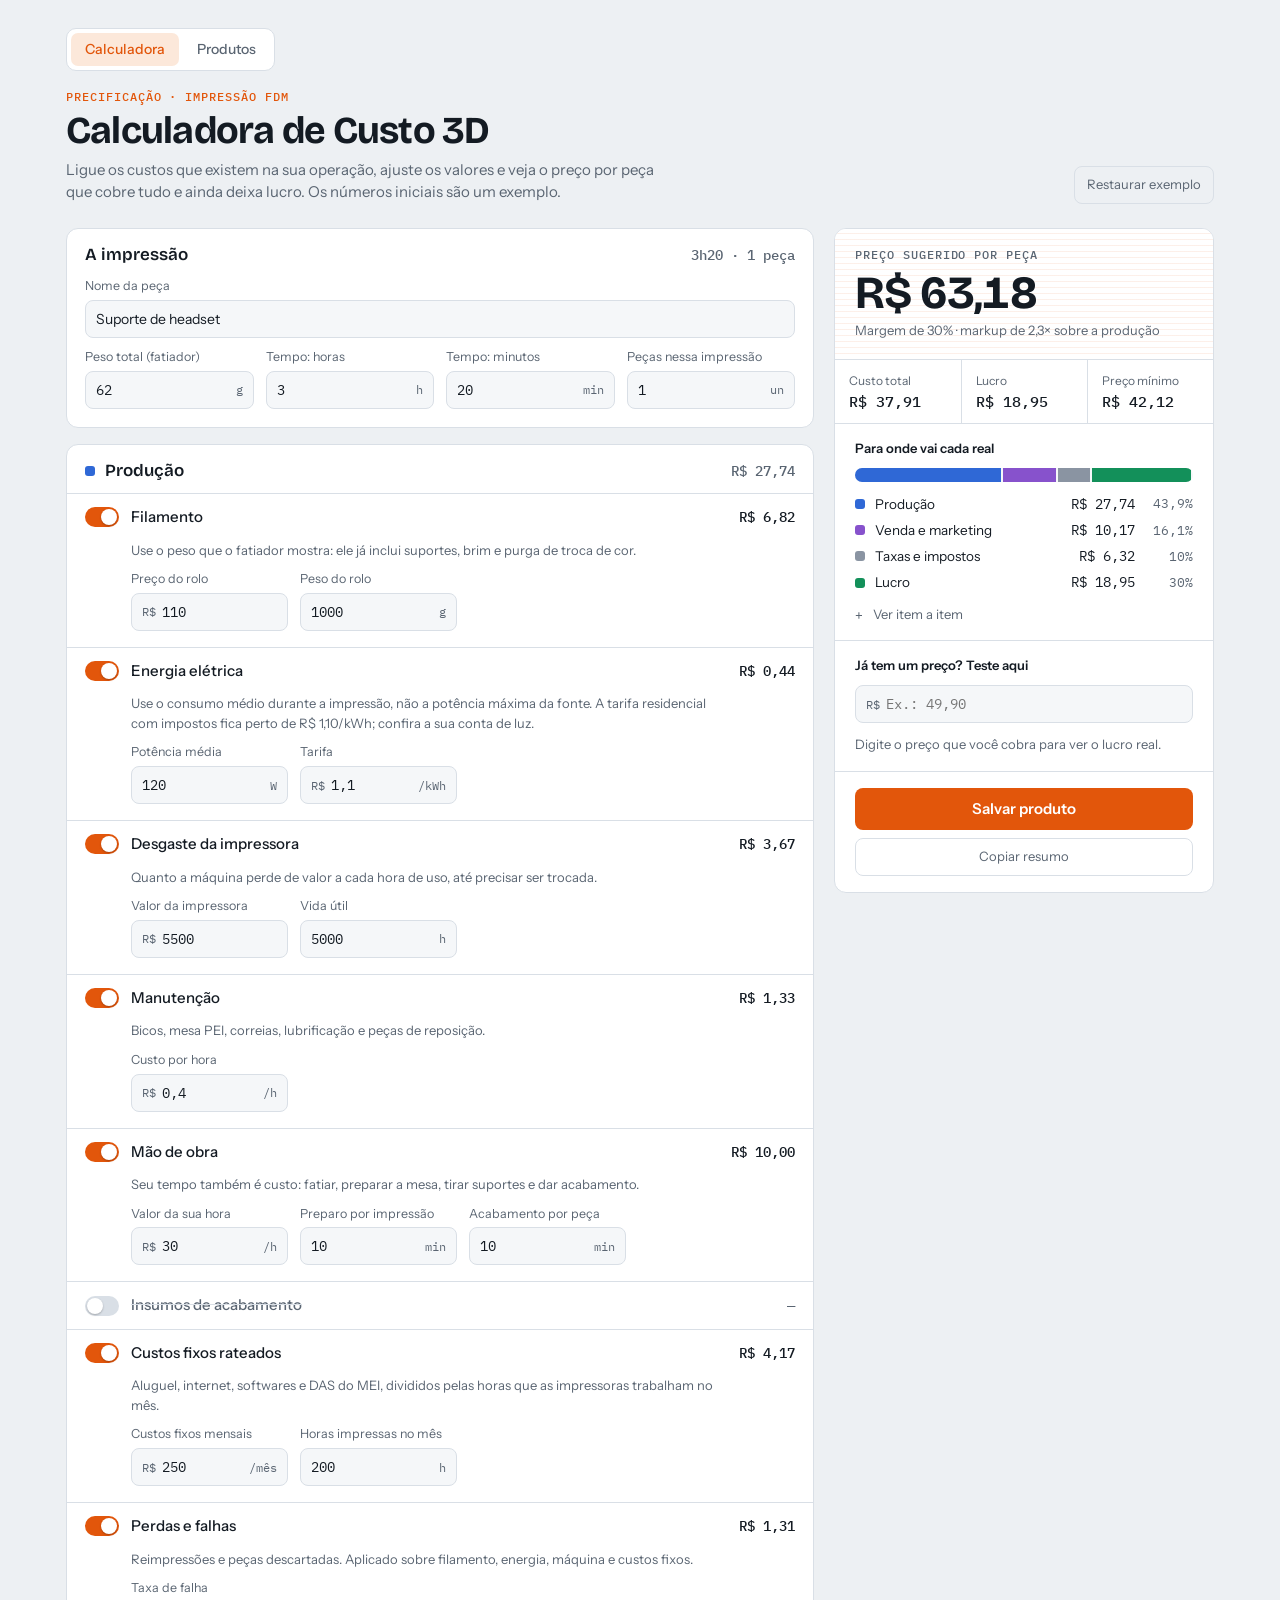
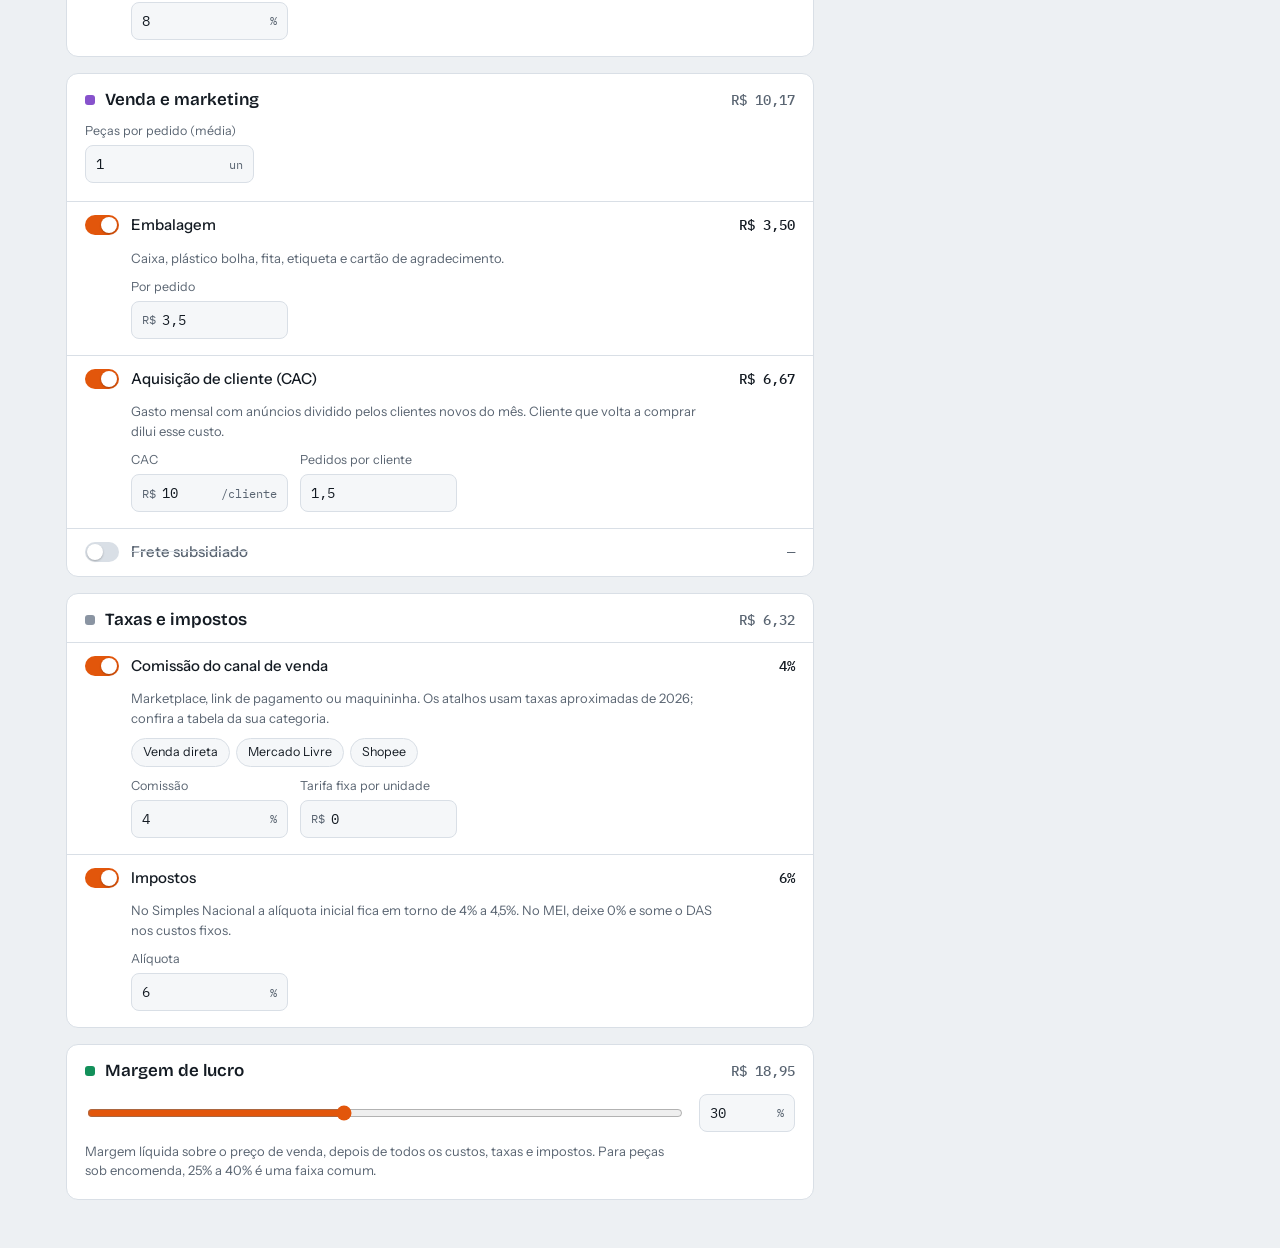
<file: index.html>
<!doctype html>
<html lang="pt-BR">
<head>
<meta charset="utf-8">
<meta name="viewport" content="width=device-width, initial-scale=1, viewport-fit=cover">
<meta name="description" content="Calcule o custo, o preço sugerido e o lucro de peças impressas em 3D.">
<title>Calculadora de Custo 3D</title>
<link rel="preconnect" href="https://fonts.googleapis.com">
<link rel="preconnect" href="https://fonts.gstatic.com" crossorigin>
<link rel="stylesheet" href="https://fonts.googleapis.com/css2?family=Bricolage+Grotesque:opsz,wght@12..96,600;12..96,700&family=IBM+Plex+Mono:wght@400;500&family=Instrument+Sans:wght@400;500;600&display=swap">
<link rel="stylesheet" href="app.css">
</head>
<body>

<div class="wrap">
  <nav class="nav" aria-label="Páginas">
    <a href="./" aria-current="page">Calculadora</a>
    <a href="produtos.html">Produtos <span class="nav-count" id="nav-count" hidden></span></a>
  </nav>
  <header class="top">
    <div>
      <p class="eyebrow">Precificação · Impressão FDM</p>
      <h1>Calculadora de Custo 3D</h1>
      <p class="lede">Ligue os custos que existem na sua operação, ajuste os valores e veja o preço por peça que cobre tudo e ainda deixa lucro. Os números iniciais são um exemplo.</p>
    </div>
    <button class="ghost" id="reset" type="button">Restaurar exemplo</button>
  </header>

  <div class="editing" id="editing" hidden>
    <span>Editando <b id="editing-label"></b></span>
    <a id="editing-link" href="produtos.html">Ver ficha do produto</a>
    <button class="ghost" id="new-calc" type="button">Novo cálculo</button>
  </div>

  <div class="grid">
    <div class="col" id="inputs">
      <section class="block" aria-labelledby="h-peca">
        <div class="block-head"><h2 id="h-peca">A impressão</h2><span class="subtotal" id="job-info"></span></div>
        <div class="block-pad">
          <div class="fields">
            <label class="field wide"><span>Nome da peça</span><span class="input"><input id="nome" type="text" value="Suporte de headset" autocomplete="off"></span></label>
            <label class="field"><span>Peso total (fatiador)</span><span class="input"><input id="peso" inputmode="decimal" value="62"><span class="u">g</span></span></label>
            <label class="field"><span>Tempo: horas</span><span class="input"><input id="horas" inputmode="decimal" value="3"><span class="u">h</span></span></label>
            <label class="field"><span>Tempo: minutos</span><span class="input"><input id="minutos" inputmode="decimal" value="20"><span class="u">min</span></span></label>
            <label class="field"><span>Peças nessa impressão</span><span class="input"><input id="pecas" inputmode="numeric" value="1"><span class="u">un</span></span></label>
          </div>
        </div>
      </section>

      <section class="block" aria-labelledby="h-prod">
        <div class="block-head"><h2 id="h-prod"><span class="dot" style="background:var(--c-prod)"></span>Produção</h2><span class="subtotal" id="sub-prod"></span></div>
        <div class="items" id="items-prod"></div>
      </section>

      <section class="block" aria-labelledby="h-venda">
        <div class="block-head"><h2 id="h-venda"><span class="dot" style="background:var(--c-venda)"></span>Venda e marketing</h2><span class="subtotal" id="sub-venda"></span></div>
        <div class="block-pad">
          <div class="fields">
            <label class="field"><span>Peças por pedido (média)</span><span class="input"><input id="ppp" inputmode="decimal" value="1"><span class="u">un</span></span></label>
          </div>
        </div>
        <div class="items" id="items-venda"></div>
      </section>

      <section class="block" aria-labelledby="h-tax">
        <div class="block-head"><h2 id="h-tax"><span class="dot" style="background:var(--c-tax)"></span>Taxas e impostos</h2><span class="subtotal" id="sub-tax"></span></div>
        <div class="items" id="items-tax"></div>
      </section>

      <section class="block" aria-labelledby="h-margem">
        <div class="block-head"><h2 id="h-margem"><span class="dot" style="background:var(--c-lucro)"></span>Margem de lucro</h2><span class="subtotal" id="sub-lucro"></span></div>
        <div class="block-pad" style="display:grid;gap:10px">
          <div class="margin-row">
            <input type="range" id="margem-r" min="0" max="70" step="1" value="30" aria-label="Margem de lucro">
            <span class="input"><input id="margem" inputmode="decimal" value="30" aria-label="Margem em porcentagem"><span class="u">%</span></span>
          </div>
          <p class="hint">Margem líquida sobre o preço de venda, depois de todos os custos, taxas e impostos. Para peças sob encomenda, 25% a 40% é uma faixa comum.</p>
        </div>
      </section>
    </div>

    <aside class="summary" id="summary" aria-label="Resultado">
      <div class="ticket">
        <div class="price">
          <div class="price-label">Preço sugerido por peça</div>
          <div class="price-value" id="o-preco">—</div>
          <div class="price-sub" id="o-preco-sub"></div>
        </div>
        <div class="kpis">
          <div class="kpi"><span>Custo total</span><b id="o-custo">—</b></div>
          <div class="kpi"><span>Lucro</span><b id="o-lucro">—</b></div>
          <div class="kpi"><span>Preço mínimo</span><b id="o-min">—</b></div>
        </div>
        <div class="sec">
          <p class="alert" id="o-alert" hidden></p>
          <p class="sec-title">Para onde vai cada real</p>
          <div class="bar" id="o-bar" aria-hidden="true">
            <i style="background:var(--c-prod)"></i><i style="background:var(--c-venda)"></i><i style="background:var(--c-tax)"></i><i style="background:var(--c-lucro)"></i>
          </div>
          <ul class="legend" id="o-legend"></ul>
          <details>
            <summary>Ver item a item</summary>
            <table class="lines"><tbody id="o-lines"></tbody></table>
          </details>
        </div>
        <div class="sec">
          <p class="sec-title">Já tem um preço? Teste aqui</p>
          <label class="field"><span class="input"><span class="u">R$</span><input id="sim" inputmode="decimal" placeholder="Ex.: 49,90" aria-label="Seu preço de venda"></span></label>
          <div class="sim-out" id="o-sim"><span class="hint">Digite o preço que você cobra para ver o lucro real.</span></div>
        </div>
        <div class="sec stack">
          <button class="primary" id="save" type="button">Salvar produto</button>
          <button class="ghost" id="copy" type="button">Copiar resumo</button>
          <textarea id="copy-fallback" hidden readonly aria-label="Resumo para copiar"></textarea>
        </div>
      </div>
    </aside>
  </div>
</div>

<div class="mbar" aria-hidden="false">
  <div><small>Preço sugerido</small><b id="m-preco">—</b></div>
  <div style="text-align:right"><small>Custo total</small><span class="mono" id="m-custo">—</span></div>
  <button class="ghost" type="button" id="m-go">Detalhes</button>
</div>

<script src="store.js"></script>
<script>
const ITEMS = [
  { sec: 'prod', id: 'fil', name: 'Filamento', on: true,
    hint: 'Use o peso que o fatiador mostra: ele já inclui suportes, brim e purga de troca de cor.',
    fields: [['preco', 'Preço do rolo', 'R$', '', 110], ['rolo', 'Peso do rolo', '', 'g', 1000]] },
  { sec: 'prod', id: 'ene', name: 'Energia elétrica', on: true,
    hint: 'Use o consumo médio durante a impressão, não a potência máxima da fonte. A tarifa residencial com impostos fica perto de R$ 1,10/kWh; confira a sua conta de luz.',
    fields: [['w', 'Potência média', '', 'W', 120], ['tarifa', 'Tarifa', 'R$', '/kWh', 1.10]] },
  { sec: 'prod', id: 'dep', name: 'Desgaste da impressora', on: true,
    hint: 'Quanto a máquina perde de valor a cada hora de uso, até precisar ser trocada.',
    fields: [['valor', 'Valor da impressora', 'R$', '', 5500], ['vida', 'Vida útil', '', 'h', 5000]] },
  { sec: 'prod', id: 'man', name: 'Manutenção', on: true,
    hint: 'Bicos, mesa PEI, correias, lubrificação e peças de reposição.',
    fields: [['hora', 'Custo por hora', 'R$', '/h', 0.40]] },
  { sec: 'prod', id: 'mo', name: 'Mão de obra', on: true,
    hint: 'Seu tempo também é custo: fatiar, preparar a mesa, tirar suportes e dar acabamento.',
    fields: [['hora', 'Valor da sua hora', 'R$', '/h', 30], ['prep', 'Preparo por impressão', '', 'min', 10], ['pos', 'Acabamento por peça', '', 'min', 10]] },
  { sec: 'prod', id: 'ins', name: 'Insumos de acabamento', on: false,
    hint: 'Tinta, primer, lixa, ímãs, parafusos, insertos e cola.',
    fields: [['peca', 'Por peça', 'R$', '', 1.50]] },
  { sec: 'prod', id: 'fix', name: 'Custos fixos rateados', on: true,
    hint: 'Aluguel, internet, softwares e DAS do MEI, divididos pelas horas que as impressoras trabalham no mês.',
    fields: [['mes', 'Custos fixos mensais', 'R$', '/mês', 250], ['horas', 'Horas impressas no mês', '', 'h', 200]] },
  { sec: 'prod', id: 'per', name: 'Perdas e falhas', on: true,
    hint: 'Reimpressões e peças descartadas. Aplicado sobre filamento, energia, máquina e custos fixos.',
    fields: [['taxa', 'Taxa de falha', '', '%', 8]] },
  { sec: 'venda', id: 'emb', name: 'Embalagem', on: true,
    hint: 'Caixa, plástico bolha, fita, etiqueta e cartão de agradecimento.',
    fields: [['pedido', 'Por pedido', 'R$', '', 3.50]] },
  { sec: 'venda', id: 'cac', name: 'Aquisição de cliente (CAC)', on: true,
    hint: 'Gasto mensal com anúncios dividido pelos clientes novos do mês. Cliente que volta a comprar dilui esse custo.',
    fields: [['cliente', 'CAC', 'R$', '/cliente', 10], ['pedidos', 'Pedidos por cliente', '', '', 1.5]] },
  { sec: 'venda', id: 'fre', name: 'Frete subsidiado', on: false,
    hint: 'A parte do frete que sai do seu bolso para oferecer frete grátis ou mais barato.',
    fields: [['pedido', 'Por pedido', 'R$', '', 15]] },
  { sec: 'tax', id: 'can', name: 'Comissão do canal de venda', on: true,
    hint: 'Marketplace, link de pagamento ou maquininha. Os atalhos usam taxas aproximadas de 2026; confira a tabela da sua categoria.',
    presets: [['Venda direta', 4, 0], ['Mercado Livre', 13, 6.5], ['Shopee', 14, 4]],
    fields: [['pct', 'Comissão', '', '%', 4], ['fixa', 'Tarifa fixa por unidade', 'R$', '', 0]] },
  { sec: 'tax', id: 'imp', name: 'Impostos', on: true,
    hint: 'No Simples Nacional a alíquota inicial fica em torno de 4% a 4,5%. No MEI, deixe 0% e some o DAS nos custos fixos.',
    fields: [['pct', 'Alíquota', '', '%', 6]] },
];

const $ = id => document.getElementById(id);
const brl = new Intl.NumberFormat('pt-BR', { style: 'currency', currency: 'BRL' });
const pctF = new Intl.NumberFormat('pt-BR', { maximumFractionDigits: 1 });
const money = v => brl.format(isFinite(v) ? v : 0);
const toInput = v => String(v).replace('.', ',');
function num(s) {
  s = String(s ?? '').trim().replace(/\s|R\$|%/g, '');
  if (s.includes(',')) s = s.replace(/\./g, '').replace(',', '.');
  else if (/^\d{1,3}(\.\d{3})+$/.test(s)) s = s.replace(/\./g, '');
  const n = parseFloat(s);
  return isFinite(n) && n > 0 ? n : 0;
}
const v = id => num($(id).value);
const on = id => $('on-' + id).checked;

// Monta os itens de custo
for (const it of ITEMS) {
  const el = document.createElement('div');
  el.className = 'item';
  el.id = 'item-' + it.id;
  const fields = it.fields.map(([k, label, pre, suf, val]) => `
    <label class="field"><span>${label}</span><span class="input">${pre ? `<span class="u">${pre}</span>` : ''}<input id="${it.id}-${k}" inputmode="decimal" value="${toInput(val)}">${suf ? `<span class="u">${suf}</span>` : ''}</span></label>`).join('');
  const chips = it.presets ? `<div class="chips">${it.presets.map(([n, p, f]) =>
    `<button type="button" class="chip" data-pct="${p}" data-fixa="${f}">${n}</button>`).join('')}</div>` : '';
  el.innerHTML = `
    <label class="item-head"><input type="checkbox" class="switch" id="on-${it.id}" ${it.on ? 'checked' : ''}>
      <span class="item-name">${it.name}</span><span class="item-val" id="val-${it.id}">—</span></label>
    <div class="item-body"><p class="hint">${it.hint}</p>${chips}<div class="fields">${fields}</div></div>`;
  $('items-' + it.sec).appendChild(el);
}
document.querySelectorAll('.chip').forEach(b => b.addEventListener('click', () => {
  $('can-pct').value = toInput(b.dataset.pct);
  $('can-fixa').value = toInput(b.dataset.fixa);
  update();
}));

// Estado salvo neste navegador
const KEY = 'calc-custo-3d.v1';
const controls = [...document.querySelectorAll('#inputs input')];
const defaults = Object.fromEntries(controls.map(c => [c.id, c.type === 'checkbox' ? c.checked : c.value]));
function apply(state) {
  for (const c of controls) if (c.id in state) c.type === 'checkbox' ? (c.checked = state[c.id]) : (c.value = state[c.id]);
}
function save() {
  try { localStorage.setItem(KEY, JSON.stringify(Object.fromEntries(controls.map(c => [c.id, c.type === 'checkbox' ? c.checked : c.value])))); } catch (e) {}
}
try { const s = JSON.parse(localStorage.getItem(KEY) || 'null'); if (s) apply(s); } catch (e) {}

function calc() {
  const n = Math.max(1, Math.round(v('pecas')));
  const h = v('horas') + v('minutos') / 60;
  const ppp = Math.max(1, v('ppp'));
  const c = {};
  c.fil = on('fil') ? v('peso') / n * v('fil-preco') / Math.max(1, v('fil-rolo')) : 0;
  c.ene = on('ene') ? v('ene-w') / 1000 * h * v('ene-tarifa') / n : 0;
  c.dep = on('dep') ? v('dep-valor') / Math.max(1, v('dep-vida')) * h / n : 0;
  c.man = on('man') ? v('man-hora') * h / n : 0;
  c.mo  = on('mo')  ? v('mo-hora') * (v('mo-prep') / 60 / n + v('mo-pos') / 60) : 0;
  c.ins = on('ins') ? v('ins-peca') : 0;
  c.fix = on('fix') ? v('fix-mes') / Math.max(1, v('fix-horas')) * h / n : 0;
  c.per = on('per') ? Math.min(v('per-taxa'), 90) / 100 * (c.fil + c.ene + c.dep + c.man + c.fix) : 0;
  c.emb = on('emb') ? v('emb-pedido') / ppp : 0;
  c.cac = on('cac') ? v('cac-cliente') / Math.max(1, v('cac-pedidos')) / ppp : 0;
  c.fre = on('fre') ? v('fre-pedido') / ppp : 0;
  const canFixa = on('can') ? v('can-fixa') : 0;
  const canPct = on('can') ? v('can-pct') : 0;
  const impPct = on('imp') ? v('imp-pct') : 0;
  const margem = v('margem');

  const prod = c.fil + c.ene + c.dep + c.man + c.mo + c.ins + c.fix + c.per;
  const venda = c.emb + c.cac + c.fre;
  const custo = prod + venda + canFixa;           // custo antes dos percentuais
  const pctTax = canPct + impPct;
  const denom = 1 - (pctTax + margem) / 100;      // markup divisor
  const ok = denom > 0.05;
  const preco = ok ? custo / denom : NaN;
  const minDen = 1 - pctTax / 100;
  const minimo = minDen > 0.05 ? custo / minDen : NaN;
  const tax = ok ? canFixa + preco * pctTax / 100 : NaN;
  const lucro = ok ? preco * margem / 100 : NaN;
  return { n, h, c, prod, venda, custo, canFixa, canPct, impPct, pctTax, margem, ok, preco, minimo, tax, lucro };
}

function update() {
  $('margem-r').value = Math.min(70, v('margem'));
  const r = calc();
  const P = r.preco;

  for (const it of ITEMS) {
    $('item-' + it.id).classList.toggle('off', !on(it.id));
    let txt;
    if (!on(it.id)) txt = '—';
    else if (it.id === 'can') txt = `${pctF.format(r.canPct)}%${r.canFixa ? ' + ' + money(r.canFixa) : ''}`;
    else if (it.id === 'imp') txt = `${pctF.format(r.impPct)}%`;
    else txt = money(r.c[it.id]);
    $('val-' + it.id).textContent = txt;
  }

  const hh = Math.floor(r.h), mm = Math.round((r.h - hh) * 60);
  $('job-info').textContent = `${hh}h${String(mm).padStart(2, '0')} · ${r.n} ${r.n > 1 ? 'peças' : 'peça'}`;
  $('sub-prod').textContent = money(r.prod);
  $('sub-venda').textContent = money(r.venda);
  $('sub-tax').textContent = r.ok ? money(r.tax) : '—';
  $('sub-lucro').textContent = r.ok ? money(r.lucro) : '—';

  $('o-preco').textContent = r.ok ? money(P) : '—';
  $('o-preco-sub').textContent = r.ok
    ? `Margem de ${pctF.format(r.margem)}% · markup de ${pctF.format(P / Math.max(r.prod, 0.01))}× sobre a produção` + (r.n > 1 ? ` · lote de ${r.n}: ${money(P * r.n)}` : '')
    : 'Ajuste a margem para calcular';
  $('o-custo').textContent = money(r.custo);
  $('o-lucro').textContent = r.ok ? money(r.lucro) : '—';
  $('o-min').textContent = isFinite(r.minimo) ? money(r.minimo) : '—';
  $('m-preco').textContent = r.ok ? money(P) : '—';
  $('m-custo').textContent = money(r.custo);

  const alert = $('o-alert');
  alert.hidden = r.ok;
  if (!r.ok) alert.textContent = `Taxas, impostos e margem somam ${pctF.format(r.pctTax + r.margem)}% do preço. Reduza a margem ou as taxas para abaixo de 95%.`;

  const cats = [
    ['Produção', 'var(--c-prod)', r.prod],
    ['Venda e marketing', 'var(--c-venda)', r.venda],
    ['Taxas e impostos', 'var(--c-tax)', r.tax],
    ['Lucro', 'var(--c-lucro)', r.lucro],
  ];
  const bars = $('o-bar').children;
  cats.forEach(([, , val], i) => { bars[i].style.flex = `0 0 calc(${r.ok && P > 0 ? val / P * 100 : 0}% - 2px)`; });
  $('o-legend').innerHTML = cats.map(([name, col, val]) => `
    <li><span class="dot" style="background:${col}"></span><span>${name}</span>
    <span class="mono">${r.ok ? money(val) : '—'}</span><span class="mono pct">${r.ok && P > 0 ? pctF.format(val / P * 100) + '%' : ''}</span></li>`).join('');

  const rows = ITEMS.filter(it => on(it.id) && it.sec !== 'tax').map(it => [it.name, r.c[it.id]]);
  if (on('can')) rows.push([`Comissão (${pctF.format(r.canPct)}%${r.canFixa ? ' + fixa' : ''})`, r.ok ? r.canFixa + P * r.canPct / 100 : NaN]);
  if (on('imp')) rows.push([`Impostos (${pctF.format(r.impPct)}%)`, r.ok ? P * r.impPct / 100 : NaN]);
  rows.push(['Lucro', r.lucro]);
  $('o-lines').innerHTML = rows.map(([n, val]) => `<tr><td>${n}</td><td>${isFinite(val) ? money(val) : '—'}</td></tr>`).join('');

  simulate(r);
  save();
  return r;
}

function simulate(r = calc()) {
  const out = $('o-sim');
  const pu = v('sim');
  if (!pu) { out.innerHTML = '<span class="hint">Digite o preço que você cobra para ver o lucro real.</span>'; return; }
  const lucro = pu - r.custo - pu * r.pctTax / 100;
  const m = lucro / pu * 100;
  const [cls, label] = lucro <= 0 ? ['bad', 'Prejuízo'] : m < r.margem ? ['warn', 'Abaixo da meta'] : ['ok', 'Dentro da meta'];
  out.innerHTML = `<span class="status ${cls}">${label}</span><span>Lucro <b class="mono">${money(lucro)}</b> por peça · margem ${pctF.format(m)}%</span>`;
}

$('inputs').addEventListener('input', e => {
  if (e.target.id === 'margem-r') $('margem').value = e.target.value;
  update();
});
$('inputs').addEventListener('change', update);
$('sim').addEventListener('input', () => simulate());
$('reset').addEventListener('click', () => {
  apply(defaults);
  try { localStorage.removeItem(KEY); } catch (e) {}
  update();
});
$('m-go').addEventListener('click', () => $('summary').scrollIntoView({ behavior: 'smooth', block: 'start' }));

$('copy').addEventListener('click', () => {
  const r = calc();
  const lines = [
    `${$('nome').value || 'Peça'} (${Math.floor(r.h)}h${String(Math.round((r.h % 1) * 60)).padStart(2, '0')}, ${r.n} ${r.n > 1 ? 'peças' : 'peça'} por impressão)`,
    `Custo de produção: ${money(r.prod)}`,
    `Venda e marketing: ${money(r.venda)}`,
    `Custo total por peça: ${money(r.custo)}`,
    `Preço mínimo (lucro zero): ${isFinite(r.minimo) ? money(r.minimo) : '—'}`,
    `Preço sugerido: ${r.ok ? money(r.preco) : '—'} (margem ${pctF.format(r.margem)}%, lucro ${r.ok ? money(r.lucro) : '—'})`,
  ];
  const text = lines.join('\n');
  const btn = $('copy');
  const done = msg => { btn.textContent = msg; setTimeout(() => (btn.textContent = 'Copiar resumo'), 1800); };
  const fallback = () => { const t = $('copy-fallback'); t.value = text; t.hidden = false; t.select(); done('Selecione e copie o texto abaixo'); };
  try { navigator.clipboard.writeText(text).then(() => done('Resumo copiado'), fallback); } catch (e) { fallback(); }
});

// Salvar o cálculo como produto
const JOB = ['peso', 'horas', 'minutos', 'pecas', 'sim'];
let editing = null;
const snapshot = () => Object.fromEntries(controls.map(c => [c.id, c.type === 'checkbox' ? c.checked : c.value]));

function showEditing() {
  $('editing').hidden = !editing;
  if (editing) {
    $('editing-label').textContent = `${editing.sku} · ${editing.nome}`;
    $('editing-link').href = 'produtos.html?id=' + encodeURIComponent(editing.id);
  }
  $('save').textContent = editing ? 'Atualizar produto' : 'Salvar produto';
}

function resultado(r) {
  return {
    prod: r.prod, venda: r.venda, custo: r.custo,
    preco: r.ok ? r.preco : null, minimo: isFinite(r.minimo) ? r.minimo : null, lucro: r.ok ? r.lucro : null,
    margem: r.margem, horas: r.h, peso: v('peso'), pecas: r.n,
  };
}

$('save').addEventListener('click', async () => {
  const r = calc();
  const now = new Date().toISOString();
  const nome = $('nome').value.trim() || 'Peça sem nome';
  const novo = !editing;
  try {
    if (novo) {
      editing = {
        id: Produtos.uid(), sku: Produtos.nextSku(await Produtos.all()), nome, descricao: '', foto: null,
        filamentos: [{ material: 'PLA', cor: '', hex: '#3a3a3a', gramas: Math.round(v('peso') / r.n * 10) / 10 }],
        criadoEm: now,
      };
    } else {
      editing = (await Produtos.get(editing.id)) || editing;
    }
    Object.assign(editing, { nome, inputs: snapshot(), resultado: resultado(r), atualizadoEm: now });
    await Produtos.put(editing);
    history.replaceState(null, '', '?id=' + encodeURIComponent(editing.id));
    showEditing();
    toast(novo ? `${editing.sku} salvo em Produtos` : `${editing.sku} atualizado`,
      novo ? 'Completar cadastro' : 'Ver ficha', 'produtos.html?id=' + encodeURIComponent(editing.id));
  } catch (e) {
    toast('Não foi possível salvar. Verifique se o navegador permite guardar dados deste site.');
  }
});

function newCalc() {
  editing = null;
  history.replaceState(null, '', location.pathname);
  apply(Object.fromEntries(JOB.map(k => [k, defaults[k] ?? ''])));
  $('nome').value = '';
  $('sim').value = '';
  showEditing();
  update();
  $('nome').focus();
}
$('new-calc').addEventListener('click', newCalc);

update();
(async () => {
  const params = new URLSearchParams(location.search);
  try {
    if (params.has('id')) {
      const p = await Produtos.get(params.get('id'));
      if (p) { editing = p; apply(p.inputs || {}); $('nome').value = p.nome; update(); }
    } else if (params.has('novo')) {
      newCalc();
    }
  } catch (e) {}
  showEditing();
})();
</script>
</body>
</html>
</file>
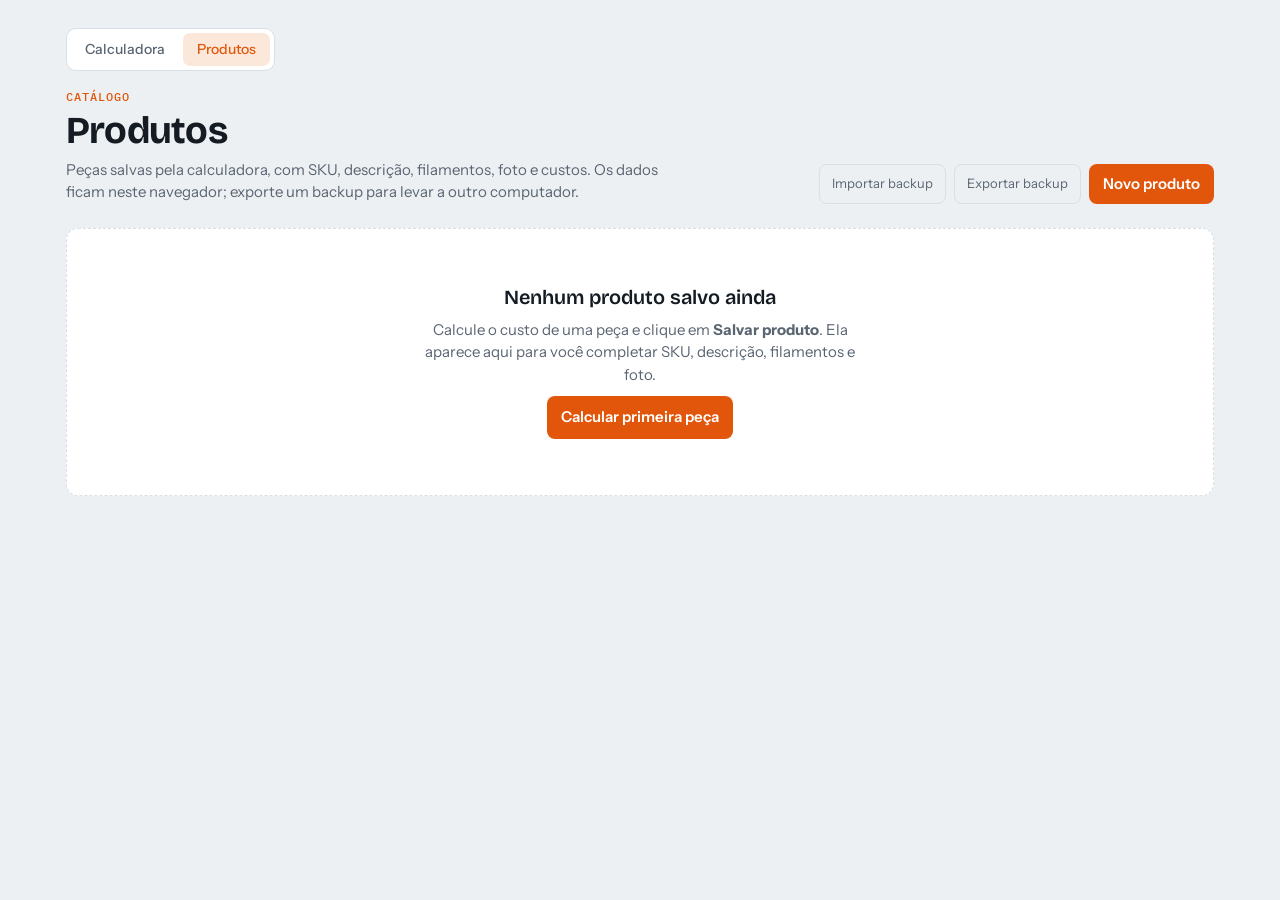
<file: produtos.html>
<!doctype html>
<html lang="pt-BR">
<head>
<meta charset="utf-8">
<meta name="viewport" content="width=device-width, initial-scale=1, viewport-fit=cover">
<meta name="description" content="Cadastro de produtos impressos em 3D com SKU, filamentos, foto e custos.">
<title>Produtos · Calculadora de Custo 3D</title>
<link rel="preconnect" href="https://fonts.googleapis.com">
<link rel="preconnect" href="https://fonts.gstatic.com" crossorigin>
<link rel="stylesheet" href="https://fonts.googleapis.com/css2?family=Bricolage+Grotesque:opsz,wght@12..96,600;12..96,700&family=IBM+Plex+Mono:wght@400;500&family=Instrument+Sans:wght@400;500;600&display=swap">
<link rel="stylesheet" href="app.css">
</head>
<body>

<div class="wrap">
  <nav class="nav" aria-label="Páginas">
    <a href="./">Calculadora</a>
    <a href="produtos.html" aria-current="page">Produtos <span class="nav-count" id="nav-count" hidden></span></a>
  </nav>

  <header class="top">
    <div>
      <p class="eyebrow">Catálogo</p>
      <h1>Produtos</h1>
      <p class="lede">Peças salvas pela calculadora, com SKU, descrição, filamentos, foto e custos. Os dados ficam neste navegador; exporte um backup para levar a outro computador.</p>
    </div>
    <div class="actions">
      <button class="ghost" id="import-btn" type="button">Importar backup</button>
      <button class="ghost" id="export-btn" type="button">Exportar backup</button>
      <a class="primary" href="./?novo=1">Novo produto</a>
      <input type="file" id="import-file" accept="application/json,.json" hidden>
    </div>
  </header>

  <div class="toolbar" id="toolbar" hidden>
    <label class="input"><span class="u">Buscar</span><input id="q" type="search" placeholder="SKU, nome ou filamento" autocomplete="off"></label>
    <span class="count" id="count"></span>
  </div>

  <div class="cards" id="cards"></div>

  <div class="empty-state" id="empty" hidden>
    <h2>Nenhum produto salvo ainda</h2>
    <p>Calcule o custo de uma peça e clique em <b>Salvar produto</b>. Ela aparece aqui para você completar SKU, descrição, filamentos e foto.</p>
    <a class="primary" href="./?novo=1">Calcular primeira peça</a>
  </div>
</div>

<dialog class="sheet" id="sheet" aria-labelledby="sheet-title">
  <form id="form" novalidate>
    <div class="sheet-head">
      <h2 id="sheet-title">Ficha do produto</h2>
      <button class="icon-btn" type="button" id="close" aria-label="Fechar">×</button>
    </div>

    <div class="sheet-body">
      <div class="group">
        <p class="group-title">Foto</p>
        <div class="drop empty" id="drop" tabindex="0" role="button" aria-label="Adicionar foto do produto"></div>
        <div class="photo-actions" id="photo-actions" hidden>
          <button class="ghost" type="button" id="photo-change">Trocar foto</button>
          <button class="ghost danger" type="button" id="photo-remove">Remover foto</button>
        </div>
        <input type="file" id="photo-file" accept="image/*" hidden>
        <p class="err" id="photo-err" hidden></p>
      </div>

      <div class="group">
        <div class="fields">
          <label class="field"><span>SKU</span><span class="input"><input id="f-sku" autocomplete="off" required></span></label>
          <label class="field" style="grid-column: span 2"><span>Nome da peça</span><span class="input"><input id="f-nome" autocomplete="off" style="font-family:var(--f-body)" required></span></label>
        </div>
        <p class="err" id="form-err" hidden></p>
        <label class="field"><span>Descrição</span><textarea class="ta" id="f-desc" placeholder="Medidas, uso, variações de cor, observações de acabamento…"></textarea></label>
      </div>

      <div class="group">
        <p class="group-title">Filamentos <span id="fil-total"></span></p>
        <div class="fil-list" id="fil-list"></div>
        <button class="ghost add-btn" type="button" id="fil-add">+ Adicionar filamento</button>
      </div>

      <div class="group">
        <p class="group-title">Custos <span id="calc-date"></span></p>
        <div class="costs" id="costs"></div>
        <a class="ghost" id="recalc" href="./" style="text-align:center;text-decoration:none">Recalcular na calculadora</a>
      </div>
    </div>

    <div class="sheet-foot">
      <button class="ghost danger" type="button" id="delete">Excluir</button>
      <span class="spacer"></span>
      <button class="ghost" type="button" id="cancel">Cancelar</button>
      <button class="primary" type="submit">Salvar</button>
    </div>
  </form>
</dialog>

<script src="store.js"></script>
<script>
const $ = id => document.getElementById(id);
const brl = new Intl.NumberFormat('pt-BR', { style: 'currency', currency: 'BRL' });
const money = v => (v == null || !isFinite(v) ? '—' : brl.format(v));
const esc = s => String(s ?? '').replace(/[&<>"']/g, c => ({ '&': '&amp;', '<': '&lt;', '>': '&gt;', '"': '&quot;', "'": '&#39;' }[c]));
const hexOk = h => (/^#[0-9a-f]{6}$/i.test(h || '') ? h : '#3a3a3a');
const tempo = h => { const hh = Math.floor(h || 0), mm = Math.round(((h || 0) - hh) * 60); return `${hh}h${String(mm).padStart(2, '0')}`; };
const MATERIAIS = ['PLA', 'PLA Silk', 'PLA Matte', 'PLA-CF', 'PETG', 'ABS', 'ASA', 'TPU', 'Nylon', 'Outro'];

let list = [];
let current = null;   // cópia do produto aberto na ficha
let foto = null;

async function load() {
  list = (await Produtos.all()).sort((a, b) => (b.atualizadoEm || '').localeCompare(a.atualizadoEm || ''));
  const c = $('nav-count');
  c.textContent = list.length;
  c.hidden = !list.length;
  render();
}

function render() {
  const q = $('q').value.trim().toLowerCase();
  const shown = list.filter(p => !q || [p.sku, p.nome, p.descricao, ...(p.filamentos || []).map(f => `${f.material} ${f.cor}`)]
    .join(' ').toLowerCase().includes(q));
  $('empty').hidden = list.length > 0;
  $('toolbar').hidden = list.length === 0;
  $('count').textContent = q ? `${shown.length} de ${list.length}` : `${list.length} ${list.length === 1 ? 'produto' : 'produtos'}`;
  $('cards').innerHTML = shown.map(p => {
    const r = p.resultado || {};
    const ini = esc((p.nome || '?').trim().slice(0, 2).toUpperCase());
    return `<button class="card" type="button" data-id="${esc(p.id)}">
      <div class="thumb${p.foto ? '' : ' empty'}">${p.foto ? `<img src="${esc(p.foto)}" alt="" loading="lazy">` : ini}</div>
      <div class="card-body">
        <span class="sku">${esc(p.sku)}</span>
        <h3 class="card-name">${esc(p.nome)}</h3>
        <div class="swatches">${(p.filamentos || []).map(f => `<span class="sw" style="background:${hexOk(f.hex)}" title="${esc(`${f.material} ${f.cor}`.trim())}"></span>`).join('')}</div>
        <div class="card-nums">
          <div>Custo de produção<b>${money(r.prod)}</b></div>
          <div>Preço sugerido<b>${money(r.preco)}</b></div>
        </div>
      </div>
    </button>`;
  }).join('');
}

// Ficha do produto
function filRow(f = {}) {
  const row = document.createElement('div');
  row.className = 'fil-row';
  row.innerHTML = `
    <input type="color" value="${hexOk(f.hex)}" aria-label="Cor do filamento">
    <select class="sel" aria-label="Material">${MATERIAIS.map(m => `<option${m === f.material ? ' selected' : ''}>${m}</option>`).join('')}</select>
    <span class="input fil-cor"><input type="text" value="${esc(f.cor)}" placeholder="Cor / marca" aria-label="Cor ou marca"></span>
    <span class="input"><input inputmode="decimal" value="${f.gramas ? String(f.gramas).replace('.', ',') : ''}" aria-label="Gramas"><span class="u">g</span></span>
    <button class="icon-btn" type="button" aria-label="Remover filamento">×</button>`;
  row.querySelector('.icon-btn').addEventListener('click', () => { row.remove(); filTotal(); });
  return row;
}
const num = s => { const n = parseFloat(String(s).replace(/\./g, '').replace(',', '.')); return isFinite(n) && n > 0 ? n : 0; };
function readFil() {
  return [...document.querySelectorAll('.fil-row')].map(r => {
    const [hex, cor, g] = r.querySelectorAll('input');
    return { hex: hex.value, material: r.querySelector('select').value, cor: cor.value.trim(), gramas: num(g.value) };
  });
}
function filTotal() {
  const total = readFil().reduce((s, f) => s + f.gramas, 0);
  const r = current?.resultado;
  const porPeca = r && r.pecas ? r.peso / r.pecas : 0;
  $('fil-total').textContent = total || porPeca
    ? `${total.toLocaleString('pt-BR')} g${porPeca ? ` de ${porPeca.toLocaleString('pt-BR', { maximumFractionDigits: 1 })} g por peça` : ''}`
    : '';
}

function showPhoto() {
  const d = $('drop');
  d.classList.toggle('empty', !foto);
  d.innerHTML = foto ? `<img src="${esc(foto)}" alt="Foto do produto">` : '<span><b>Adicionar foto</b>Clique, arraste ou cole uma imagem</span>';
  $('photo-actions').hidden = !foto;
}
async function setPhoto(file) {
  const err = $('photo-err');
  err.hidden = true;
  if (!file || !file.type.startsWith('image/')) { err.textContent = 'Escolha um arquivo de imagem (JPG, PNG ou WebP).'; err.hidden = false; return; }
  try { foto = await Produtos.resizeImage(file); showPhoto(); }
  catch (e) { err.textContent = 'Não foi possível abrir essa imagem. Tente outro arquivo.'; err.hidden = false; }
}

function openSheet(p) {
  current = structuredClone(p);
  foto = p.foto || null;
  $('f-sku').value = p.sku || '';
  $('f-nome').value = p.nome || '';
  $('f-desc').value = p.descricao || '';
  $('form-err').hidden = true;
  $('photo-err').hidden = true;
  const fl = $('fil-list');
  fl.replaceChildren(...(p.filamentos?.length ? p.filamentos : [{}]).map(filRow));
  const r = p.resultado;
  $('costs').innerHTML = r ? `
    <div><span>Custo de produção</span><b>${money(r.prod)}</b></div>
    <div><span>Custo total</span><b>${money(r.custo)}</b></div>
    <div class="hl"><span>Preço sugerido</span><b>${money(r.preco)}</b></div>
    <div><span>Preço mínimo</span><b>${money(r.minimo)}</b></div>
    <div><span>Lucro (margem ${String(r.margem).replace('.', ',')}%)</span><b>${money(r.lucro)}</b></div>
    <div><span>Venda e marketing</span><b>${money(r.venda)}</b></div>
    <div class="full"><span>Impressão</span><b>${tempo(r.horas)} · ${String(r.peso).replace('.', ',')} g · ${r.pecas} ${r.pecas > 1 ? 'peças' : 'peça'} por mesa</b></div>`
    : '<div class="full"><span>Sem cálculo salvo</span><b>—</b></div>';
  $('calc-date').textContent = p.atualizadoEm ? 'atualizado em ' + new Date(p.atualizadoEm).toLocaleDateString('pt-BR') : '';
  $('recalc').href = './?id=' + encodeURIComponent(p.id);
  const del = $('delete');
  del.textContent = 'Excluir';
  del.classList.remove('confirm');
  showPhoto();
  filTotal();
  history.replaceState(null, '', '?id=' + encodeURIComponent(p.id));
  $('sheet').showModal();
}
function closeSheet() {
  $('sheet').close();
}
$('sheet').addEventListener('close', () => { current = null; history.replaceState(null, '', location.pathname); });

$('form').addEventListener('submit', async e => {
  e.preventDefault();
  const sku = $('f-sku').value.trim();
  const nome = $('f-nome').value.trim();
  const err = $('form-err');
  const dup = list.find(p => p.id !== current.id && (p.sku || '').toLowerCase() === sku.toLowerCase());
  err.hidden = false;
  if (!sku || !nome) { err.textContent = 'Preencha o SKU e o nome da peça.'; return; }
  if (dup) { err.textContent = `O SKU ${sku} já é usado por "${dup.nome}". Use outro código.`; return; }
  err.hidden = true;
  const p = { ...current, sku, nome, descricao: $('f-desc').value.trim(), filamentos: readFil().filter(f => f.gramas || f.cor), foto,
    atualizadoEm: new Date().toISOString() };
  if (p.inputs) p.inputs.nome = nome;
  try {
    await Produtos.put(p);
    closeSheet();
    await load();
    toast(`${sku} salvo`);
  } catch (e) {
    err.textContent = 'Não foi possível salvar. O navegador pode estar sem espaço ou bloqueando dados do site.';
    err.hidden = false;
  }
});

$('delete').addEventListener('click', async () => {
  const del = $('delete');
  if (!del.classList.contains('confirm')) { del.classList.add('confirm'); del.textContent = 'Confirmar exclusão'; return; }
  const sku = current.sku;
  await Produtos.del(current.id);
  closeSheet();
  await load();
  toast(`${sku} excluído`);
});

$('cards').addEventListener('click', e => {
  const card = e.target.closest('.card');
  const p = card && list.find(x => x.id === card.dataset.id);
  if (p) openSheet(p);
});
$('q').addEventListener('input', render);
$('close').addEventListener('click', closeSheet);
$('cancel').addEventListener('click', closeSheet);
$('sheet').addEventListener('click', e => { if (e.target === $('sheet')) closeSheet(); });
$('fil-add').addEventListener('click', () => { $('fil-list').append(filRow()); filTotal(); });
$('fil-list').addEventListener('input', filTotal);

const drop = $('drop');
drop.addEventListener('click', () => $('photo-file').click());
drop.addEventListener('keydown', e => { if (e.key === 'Enter' || e.key === ' ') { e.preventDefault(); $('photo-file').click(); } });
drop.addEventListener('dragover', e => { e.preventDefault(); drop.classList.add('over'); });
drop.addEventListener('dragleave', () => drop.classList.remove('over'));
drop.addEventListener('drop', e => { e.preventDefault(); drop.classList.remove('over'); setPhoto(e.dataTransfer.files[0]); });
$('sheet').addEventListener('paste', e => {
  const file = [...(e.clipboardData?.files || [])].find(f => f.type.startsWith('image/'));
  if (file) { e.preventDefault(); setPhoto(file); }
});
$('photo-file').addEventListener('change', e => { setPhoto(e.target.files[0]); e.target.value = ''; });
$('photo-change').addEventListener('click', () => $('photo-file').click());
$('photo-remove').addEventListener('click', () => { foto = null; showPhoto(); });

// Backup
$('export-btn').addEventListener('click', () => {
  const data = JSON.stringify({ app: 'calculadora-custo-3d', versao: 1, exportadoEm: new Date().toISOString(), produtos: list }, null, 2);
  const a = document.createElement('a');
  a.href = URL.createObjectURL(new Blob([data], { type: 'application/json' }));
  a.download = `produtos-3d-${new Date().toISOString().slice(0, 10)}.json`;
  a.click();
  setTimeout(() => URL.revokeObjectURL(a.href), 1000);
});
$('import-btn').addEventListener('click', () => $('import-file').click());
$('import-file').addEventListener('change', async e => {
  const file = e.target.files[0];
  e.target.value = '';
  if (!file) return;
  try {
    const data = JSON.parse(await file.text());
    const items = (Array.isArray(data) ? data : data.produtos || []).filter(p => p && p.id && p.sku);
    if (!items.length) throw new Error('vazio');
    for (const p of items) await Produtos.put(p);
    await load();
    toast(`${items.length} ${items.length === 1 ? 'produto importado' : 'produtos importados'}`);
  } catch (err) {
    toast('Esse arquivo não é um backup de produtos válido.');
  }
});

load().then(() => {
  const id = new URLSearchParams(location.search).get('id');
  const p = id && list.find(x => x.id === id);
  if (p) openSheet(p);
}).catch(() => toast('Não foi possível abrir os produtos salvos neste navegador.'));
</script>
</body>
</html>
</file>
<file: app.css>
:root { color-scheme: light; padding-top: env(safe-area-inset-top, 0px); padding-bottom: env(safe-area-inset-bottom, 0px); }
body { margin: 0; }
img { max-width: 100%; }
[hidden] { display: none !important; }

/* Layout: oficina de precificação. Entradas à esquerda em blocos por etapa do custo, resumo fixo à direita como um "ticket" do bico quente. */
:root {
  --bg: #EDF0F3;
  --surface: #FFFFFF;
  --surface-2: #F5F7F9;
  --line: #D9DFE6;
  --fg: #141B23;
  --muted: #5A6572;
  --accent: #E2560B;
  --accent-ink: #FFFFFF;
  --accent-soft: #FCE8DA;
  --c-prod: #2F68D6;
  --c-venda: #8752CC;
  --c-tax: #8A94A2;
  --c-lucro: #13905A;
  --ok: #13905A; --ok-soft: #E1F3E9;
  --warn: #A86A12; --warn-soft: #FAEFD9;
  --bad: #C2302F; --bad-soft: #FBE3E2;
  --f-display: "Bricolage Grotesque", "Segoe UI", system-ui, sans-serif;
  --f-body: "Instrument Sans", "Segoe UI", system-ui, sans-serif;
  --f-mono: "IBM Plex Mono", ui-monospace, "Cascadia Mono", Consolas, monospace;
  --r: 12px;
}
@media (prefers-color-scheme: dark) {
  :root:not([data-theme="light"]) {
    --bg: #0D1217; --surface: #151B22; --surface-2: #1B232C; --line: #29333E;
    --fg: #E6EBF0; --muted: #93A0AD;
    --accent: #FF7A33; --accent-ink: #1B0C03; --accent-soft: #3A2112;
    --c-prod: #6E9BFF; --c-venda: #B68BF1; --c-tax: #7C8796; --c-lucro: #3BC484;
    --ok: #3BC484; --ok-soft: #13301F; --warn: #E3B04B; --warn-soft: #33270E; --bad: #F06B6A; --bad-soft: #3A1717;
    color-scheme: dark;
  }
}
:root[data-theme="dark"] {
  --bg: #0D1217; --surface: #151B22; --surface-2: #1B232C; --line: #29333E;
  --fg: #E6EBF0; --muted: #93A0AD;
  --accent: #FF7A33; --accent-ink: #1B0C03; --accent-soft: #3A2112;
  --c-prod: #6E9BFF; --c-venda: #B68BF1; --c-tax: #7C8796; --c-lucro: #3BC484;
  --ok: #3BC484; --ok-soft: #13301F; --warn: #E3B04B; --warn-soft: #33270E; --bad: #F06B6A; --bad-soft: #3A1717;
  color-scheme: dark;
}

* { box-sizing: border-box; }
body {
  background: var(--bg); color: var(--fg);
  font: 15px/1.5 var(--f-body);
  -webkit-font-smoothing: antialiased;
}
.wrap {
  max-width: 1180px; margin: 0 auto;
  padding-block: 28px 48px;
  padding-left: max(16px, env(safe-area-inset-left, 0px));
  padding-right: max(16px, env(safe-area-inset-right, 0px));
}
.mono, input { font-family: var(--f-mono); font-variant-numeric: tabular-nums; }
button { font: inherit; color: inherit; cursor: pointer; }
:focus-visible { outline: 2px solid var(--accent); outline-offset: 2px; }

/* Cabeçalho */
.top { display: flex; flex-wrap: wrap; gap: 16px; align-items: end; justify-content: space-between; margin-bottom: 24px; }
.eyebrow { font: 500 12px/1 var(--f-mono); letter-spacing: .08em; text-transform: uppercase; color: var(--accent); margin: 0 0 8px; }
h1 { font: 700 clamp(28px, 4vw, 38px)/1.05 var(--f-display); letter-spacing: -.02em; margin: 0; text-wrap: balance; }
.lede { color: var(--muted); margin: 8px 0 0; max-width: 60ch; }
.ghost { background: transparent; border: 1px solid var(--line); border-radius: 8px; padding: 8px 12px; font-size: 13px; color: var(--muted); }
.ghost:hover { color: var(--fg); border-color: var(--muted); }

.grid { display: grid; gap: 20px; align-items: start; }
@media (min-width: 960px) { .grid { grid-template-columns: minmax(0, 1fr) 380px; } }
.col { display: grid; gap: 16px; min-width: 0; }

/* Blocos de entrada */
.block { background: var(--surface); border: 1px solid var(--line); border-radius: var(--r); }
.block-head { display: flex; justify-content: space-between; align-items: baseline; gap: 12px; padding: 16px 18px 12px; }
.block-head h2 { font: 600 17px/1.2 var(--f-display); margin: 0; display: flex; align-items: center; gap: 10px; }
.dot { width: 10px; height: 10px; border-radius: 3px; flex: none; }
.subtotal { font: 500 14px var(--f-mono); color: var(--muted); white-space: nowrap; }
.block-pad { padding: 0 18px 18px; }

.fields { display: grid; grid-template-columns: repeat(auto-fill, minmax(150px, 1fr)); gap: 10px 12px; }
.field { display: grid; gap: 4px; min-width: 0; }
.field > span:first-child { font-size: 12.5px; color: var(--muted); }
.input {
  display: flex; align-items: center; gap: 6px; height: 38px; padding: 0 10px; min-width: 0;
  background: var(--surface-2); border: 1px solid var(--line); border-radius: 8px;
  transition: border-color .15s, box-shadow .15s;
}
.input:focus-within { border-color: var(--accent); box-shadow: 0 0 0 3px var(--accent-soft); }
.input input { flex: 1; width: 100%; min-width: 0; border: 0; background: transparent; color: var(--fg); font-size: 14px; outline: none; padding: 0; }
.input .u { font: 12px var(--f-mono); color: var(--muted); white-space: nowrap; }
.field.wide { grid-column: 1 / -1; }
.field.wide input { font-family: var(--f-body); }

/* Itens de custo */
.items { border-top: 1px solid var(--line); }
.item { border-bottom: 1px solid var(--line); }
.item:last-child { border-bottom: 0; }
.item-head { display: flex; align-items: center; gap: 12px; padding: 12px 18px; cursor: pointer; user-select: none; }
.item-name { flex: 1; min-width: 0; font-weight: 500; }
.item-val { font: 500 14px var(--f-mono); white-space: nowrap; }
.item.off .item-name, .item.off .item-val { color: var(--muted); }
.item.off .item-name { text-decoration: line-through; text-decoration-color: var(--line); }
.item-body { padding: 0 18px 16px 64px; display: grid; gap: 10px; }
.item.off .item-body { display: none; }
.hint { margin: 0; font-size: 13px; color: var(--muted); max-width: 65ch; }
@media (max-width: 520px) { .item-body { padding-left: 18px; } }

.switch {
  appearance: none; -webkit-appearance: none; margin: 0; flex: none;
  width: 34px; height: 20px; border-radius: 10px; position: relative; cursor: pointer;
  background: var(--line); transition: background .15s;
}
.switch::after {
  content: ""; position: absolute; top: 2px; left: 2px; width: 16px; height: 16px; border-radius: 50%;
  background: var(--surface); box-shadow: 0 1px 2px rgb(0 0 0 / .25); transition: transform .15s;
}
.switch:checked { background: var(--accent); }
.switch:checked::after { transform: translateX(14px); }

.chips { display: flex; flex-wrap: wrap; gap: 6px; }
.chip { border: 1px solid var(--line); background: var(--surface-2); border-radius: 999px; padding: 4px 11px; font-size: 12.5px; }
.chip:hover, .chip[aria-pressed="true"] { border-color: var(--accent); color: var(--accent); }

/* Margem */
.margin-row { display: flex; align-items: center; gap: 14px; }
.margin-row input[type="range"] { flex: 1; min-width: 0; accent-color: var(--accent); }
.margin-row .input { width: 96px; flex: none; }

/* Resumo */
.summary { position: sticky; top: calc(env(safe-area-inset-top, 0px) + 16px); }
.ticket { background: var(--surface); border: 1px solid var(--line); border-radius: var(--r); overflow: hidden; }
.price {
  padding: 20px 20px 18px;
  background:
    repeating-linear-gradient(0deg, transparent 0 5px, color-mix(in srgb, var(--accent) 9%, transparent) 5px 6px),
    var(--surface);
  border-bottom: 1px solid var(--line);
}
.price-label { font: 500 12px/1 var(--f-mono); letter-spacing: .08em; text-transform: uppercase; color: var(--muted); }
.price-value { font: 700 clamp(36px, 6vw, 46px)/1.05 var(--f-display); letter-spacing: -.02em; margin: 8px 0 4px; font-variant-numeric: tabular-nums; }
.price-sub { font-size: 13px; color: var(--muted); }

.kpis { display: grid; grid-template-columns: repeat(3, minmax(0, 1fr)); border-bottom: 1px solid var(--line); }
.kpi { padding: 12px 14px; display: grid; gap: 2px; }
.kpi + .kpi { border-left: 1px solid var(--line); }
.kpi span:first-child { font-size: 12px; color: var(--muted); }
.kpi b { font: 500 15px var(--f-mono); font-variant-numeric: tabular-nums; }

.sec { padding: 16px 20px; border-bottom: 1px solid var(--line); display: grid; gap: 12px; }
.sec:last-child { border-bottom: 0; }
.sec-title { font: 600 13px var(--f-body); margin: 0; }

.bar { display: flex; height: 14px; border-radius: 7px; overflow: hidden; background: var(--surface-2); gap: 2px; }
.bar i { display: block; height: 100%; transition: flex-basis .25s; min-width: 0; }
.legend { display: grid; gap: 6px; margin: 0; padding: 0; list-style: none; }
.legend li { display: grid; grid-template-columns: 10px 1fr auto 48px; align-items: center; gap: 10px; font-size: 13.5px; }
.legend .mono { text-align: right; }
.legend .pct { color: var(--muted); font-size: 12.5px; }

details summary { cursor: pointer; font-size: 13px; color: var(--muted); list-style: none; display: flex; align-items: center; gap: 6px; }
details summary::-webkit-details-marker { display: none; }
details summary::before { content: "+"; font-family: var(--f-mono); width: 12px; }
details[open] summary::before { content: "−"; }
.lines { width: 100%; border-collapse: collapse; margin-top: 10px; font-size: 13px; }
.lines td { padding: 5px 0; border-bottom: 1px dashed var(--line); }
.lines td:last-child { text-align: right; font-family: var(--f-mono); }
.lines tr:last-child td { border-bottom: 0; }

.status { display: inline-flex; align-items: center; gap: 6px; padding: 3px 10px; border-radius: 999px; font-size: 12.5px; font-weight: 600; }
.status.ok { background: var(--ok-soft); color: var(--ok); }
.status.warn { background: var(--warn-soft); color: var(--warn); }
.status.bad { background: var(--bad-soft); color: var(--bad); }
.sim-out { display: flex; flex-wrap: wrap; align-items: center; gap: 8px 12px; font-size: 13.5px; }

.alert { margin: 0; padding: 10px 12px; border-radius: 8px; background: var(--bad-soft); color: var(--bad); font-size: 13px; }

.primary { display: inline-flex; align-items: center; justify-content: center; background: var(--accent); color: var(--accent-ink); border: 0; border-radius: 8px; padding: 10px 14px; font-weight: 600; text-decoration: none; }
.stack { display: grid; gap: 8px; }
.stack > button { width: 100%; }
.primary:hover { filter: brightness(1.05); }
#copy-fallback { width: 100%; min-height: 120px; font: 12px var(--f-mono); background: var(--surface-2); color: var(--fg); border: 1px solid var(--line); border-radius: 8px; padding: 8px; }

/* Barra fixa no celular */
.mbar {
  position: fixed; left: 0; right: 0; bottom: 0; z-index: 20;
  display: flex; align-items: center; justify-content: space-between; gap: 12px;
  padding: 10px max(16px, env(safe-area-inset-right, 0px)) calc(10px + env(safe-area-inset-bottom, 0px)) max(16px, env(safe-area-inset-left, 0px));
  background: var(--surface); border-top: 1px solid var(--line);
  box-shadow: 0 -6px 20px rgb(0 0 0 / .08);
}
.mbar small { display: block; font-size: 11.5px; color: var(--muted); }
.mbar b { font: 700 22px/1.1 var(--f-display); font-variant-numeric: tabular-nums; }
.mbar .ghost { color: var(--fg); }
@media (min-width: 960px) { .mbar { display: none; } }
@media (max-width: 959px) { .wrap { padding-bottom: 110px; } .summary { position: static; } }
@media (max-width: 420px) { .kpis { grid-template-columns: 1fr 1fr; } .kpi:nth-child(3) { grid-column: 1 / -1; border-left: 0; border-top: 1px solid var(--line); } }
@media (prefers-reduced-motion: reduce) { * { transition: none !important; } }

/* Navegação entre páginas */
.nav { display: flex; gap: 4px; padding: 4px; margin-bottom: 20px; width: fit-content; background: var(--surface); border: 1px solid var(--line); border-radius: 10px; }
.nav a { display: inline-flex; align-items: center; gap: 6px; padding: 6px 14px; border-radius: 7px; color: var(--muted); text-decoration: none; font-weight: 500; font-size: 14px; }
.nav a:hover { color: var(--fg); }
.nav a[aria-current="page"] { background: var(--accent-soft); color: var(--accent); }
.nav-count { font: 500 11px var(--f-mono); padding: 1px 6px; border-radius: 999px; background: var(--surface-2); color: var(--muted); }

/* Produto em edição na calculadora */
.editing { display: flex; flex-wrap: wrap; align-items: center; gap: 8px 14px; padding: 10px 12px 10px 16px; margin-bottom: 16px; border-radius: 10px; background: var(--accent-soft); font-size: 14px; }
.editing b { font-weight: 600; }
.editing a { color: var(--fg); font-weight: 500; }
.editing .ghost { margin-left: auto; background: var(--surface); color: var(--fg); }

/* Aviso rápido */
.toast {
  position: fixed; left: 50%; bottom: calc(24px + env(safe-area-inset-bottom, 0px)); z-index: 50;
  display: flex; align-items: center; gap: 14px; max-width: calc(100% - 32px);
  padding: 10px 16px; border-radius: 10px; background: var(--fg); color: var(--bg); font-size: 14px;
  box-shadow: 0 8px 24px rgb(0 0 0 / .2);
  opacity: 0; pointer-events: none; transform: translate(-50%, 12px); transition: opacity .2s, transform .2s;
}
.toast.show { opacity: 1; pointer-events: auto; transform: translate(-50%, 0); }
.toast a { color: inherit; font-weight: 600; white-space: nowrap; }
@media (max-width: 959px) { .toast { bottom: calc(96px + env(safe-area-inset-bottom, 0px)); } }

/* Página de produtos */
.actions { display: flex; flex-wrap: wrap; gap: 8px; }
.actions .ghost, .actions .primary { height: 40px; }
.toolbar { display: flex; flex-wrap: wrap; align-items: center; gap: 10px 16px; margin-bottom: 16px; }
.toolbar .input { flex: 1 1 260px; height: 40px; background: var(--surface); }
.toolbar input { font-family: var(--f-body); }
.toolbar .count { color: var(--muted); font-size: 13px; }
.cards { display: grid; grid-template-columns: repeat(auto-fill, minmax(230px, 1fr)); gap: 16px; }
.card { display: flex; flex-direction: column; padding: 0; text-align: left; background: var(--surface); border: 1px solid var(--line); border-radius: var(--r); overflow: hidden; transition: border-color .15s, transform .15s; }
.card:hover { border-color: var(--muted); transform: translateY(-2px); }
.thumb { position: relative; display: grid; place-items: center; width: 100%; aspect-ratio: 4 / 3; overflow: hidden; background: var(--surface-2); }
.thumb img { display: block; width: 100%; height: 100%; object-fit: cover; }
.thumb.empty, .drop.empty {
  background: repeating-linear-gradient(0deg, transparent 0 7px, color-mix(in srgb, var(--accent) 10%, transparent) 7px 8px), var(--surface-2);
}
.thumb.empty { color: var(--muted); font: 700 30px var(--f-display); }
.card-body { display: grid; gap: 6px; padding: 12px 14px 14px; }
.sku { font: 500 12px var(--f-mono); color: var(--muted); letter-spacing: .03em; }
.card-name { margin: 0; font: 600 16px/1.25 var(--f-display); overflow-wrap: anywhere; }
.swatches { display: flex; flex-wrap: wrap; gap: 4px; min-height: 14px; }
.sw { width: 14px; height: 14px; border-radius: 50%; border: 1px solid var(--line); }
.card-nums { display: flex; justify-content: space-between; gap: 8px; padding-top: 8px; margin-top: 2px; border-top: 1px dashed var(--line); font-size: 12px; color: var(--muted); }
.card-nums b { display: block; font: 500 14px var(--f-mono); color: var(--fg); }
.card-nums div:last-child { text-align: right; }
.empty-state { display: grid; justify-items: center; gap: 10px; padding: 56px 24px; text-align: center; background: var(--surface); border: 1px dashed var(--line); border-radius: var(--r); }
.empty-state h2 { margin: 0; font: 600 20px var(--f-display); }
.empty-state p { margin: 0; color: var(--muted); max-width: 46ch; }

/* Ficha do produto */
dialog.sheet { margin: 0 0 0 auto; width: min(580px, 100%); max-width: 100%; height: 100%; max-height: 100%; padding: 0; border: 0; border-left: 1px solid var(--line); background: var(--surface); color: var(--fg); }
dialog.sheet::backdrop { background: rgb(0 0 0 / .45); }
.sheet form { display: flex; flex-direction: column; height: 100%; }
.sheet-head { display: flex; align-items: center; justify-content: space-between; gap: 12px; padding: calc(16px + env(safe-area-inset-top, 0px)) 20px 12px; border-bottom: 1px solid var(--line); }
.sheet-head h2 { margin: 0; font: 600 18px var(--f-display); }
.sheet-body { flex: 1; display: grid; align-content: start; gap: 22px; padding: 18px 20px 24px; overflow-y: auto; }
.sheet-foot { display: flex; align-items: center; gap: 8px; padding: 12px 20px calc(12px + env(safe-area-inset-bottom, 0px)); border-top: 1px solid var(--line); }
.sheet-foot .spacer { flex: 1; }
.sheet-foot .ghost, .sheet-foot .primary { height: 38px; }
.group { display: grid; gap: 10px; }
.group-title { display: flex; justify-content: space-between; align-items: baseline; gap: 8px; margin: 0; font: 600 13px var(--f-body); }
.group-title span { font: 400 12px var(--f-mono); color: var(--muted); }
.drop { position: relative; display: grid; place-items: center; aspect-ratio: 4 / 3; max-width: 100%; overflow: hidden; border: 1.5px dashed var(--line); border-radius: 10px; color: var(--muted); font-size: 13.5px; text-align: center; cursor: pointer; }
.drop:not(.empty) { border-style: solid; }
.drop.over { border-color: var(--accent); background: var(--accent-soft); }
.drop img { width: 100%; height: 100%; object-fit: cover; }
.drop b { display: block; color: var(--fg); font-weight: 600; }
.photo-actions { display: flex; gap: 8px; }
.ta { width: 100%; min-height: 92px; padding: 10px; resize: vertical; border: 1px solid var(--line); border-radius: 8px; background: var(--surface-2); color: var(--fg); font: 14px/1.5 var(--f-body); }
.ta:focus { outline: none; border-color: var(--accent); box-shadow: 0 0 0 3px var(--accent-soft); }
.fil-list { display: grid; gap: 8px; }
.fil-row { display: grid; grid-template-columns: 38px minmax(0, 1fr) minmax(0, 1.3fr) 96px 32px; gap: 8px; align-items: center; }
.fil-row input[type="color"] { width: 38px; height: 38px; padding: 3px; border: 1px solid var(--line); border-radius: 8px; background: var(--surface-2); cursor: pointer; }
.sel { width: 100%; min-width: 0; height: 38px; padding: 0 8px; border: 1px solid var(--line); border-radius: 8px; background: var(--surface-2); color: var(--fg); font: 14px var(--f-body); }
.fil-row .fil-cor input { font-family: var(--f-body); }
.icon-btn { width: 32px; height: 32px; border: 0; border-radius: 6px; background: transparent; color: var(--muted); font-size: 18px; line-height: 1; }
.icon-btn:hover { background: var(--bad-soft); color: var(--bad); }
.add-btn { justify-self: start; border-style: dashed; color: var(--fg); }
@media (max-width: 480px) {
  .fil-row { grid-template-columns: 38px minmax(0, 1fr) 84px 32px; }
  .fil-row .fil-cor { grid-column: 2 / 4; grid-row: 2; }
}
.costs { display: grid; grid-template-columns: repeat(2, minmax(0, 1fr)); gap: 1px; overflow: hidden; background: var(--line); border: 1px solid var(--line); border-radius: 10px; }
.costs div { display: grid; gap: 2px; padding: 10px 12px; background: var(--surface); }
.costs span { font-size: 12px; color: var(--muted); }
.costs b { font: 500 15px var(--f-mono); }
.costs .hl b { color: var(--accent); }
.costs .full { grid-column: 1 / -1; }
.meta { margin: 0; font-size: 12.5px; color: var(--muted); }
.err { margin: 0; font-size: 12.5px; color: var(--bad); }
.danger { color: var(--bad); }
.danger.confirm { background: var(--bad); border-color: var(--bad); color: var(--surface); }
</file>
